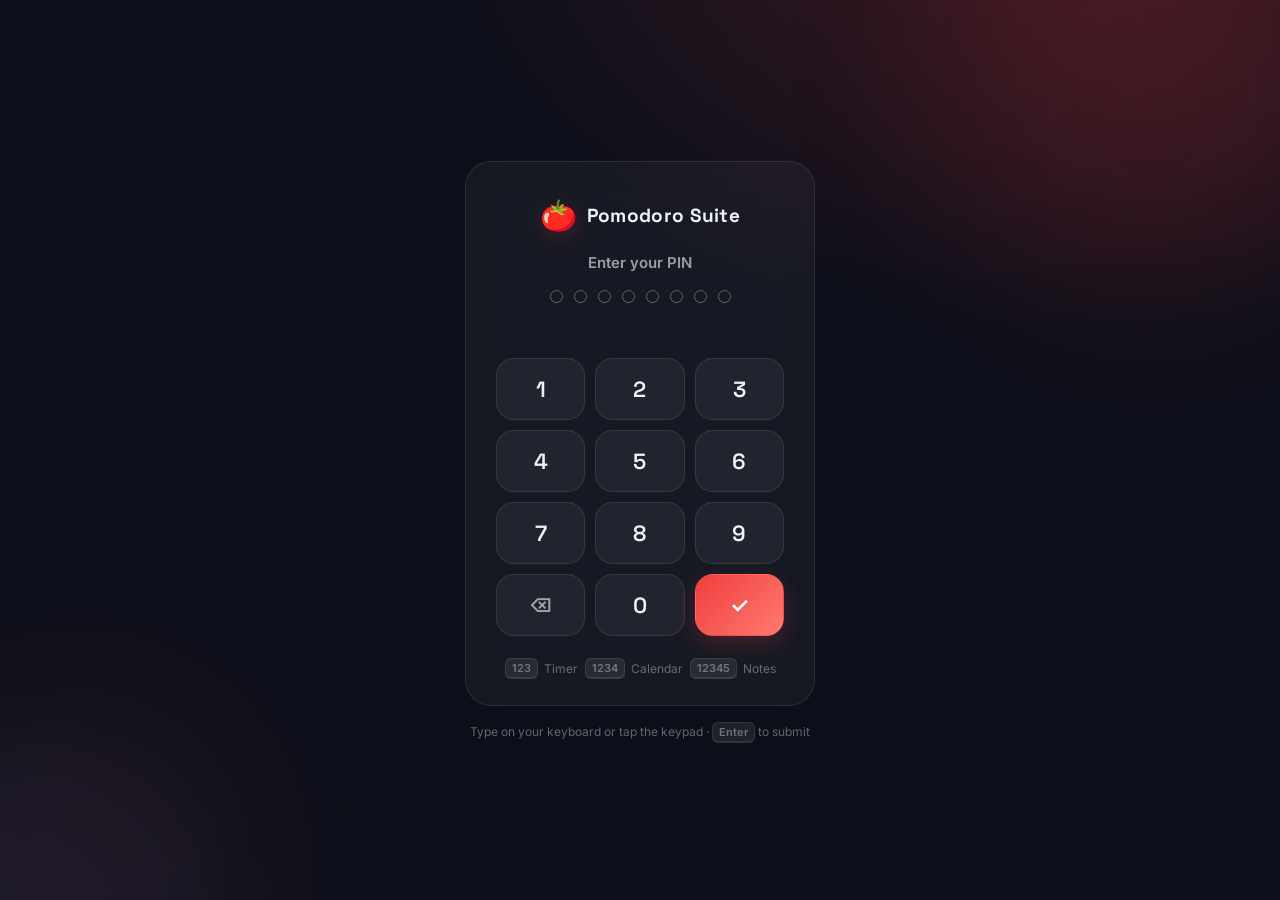
<file: index.html>
<!doctype html>
<html lang="en">
<head>
  <meta charset="utf-8" />
  <meta name="viewport" content="width=device-width, initial-scale=1" />
  <meta name="description" content="Enter your PIN to unlock the Pomodoro suite." />
  <title>Pomodoro — Unlock</title>
  <link id="favicon" rel="icon" href="data:image/svg+xml,<svg xmlns='http://www.w3.org/2000/svg' viewBox='0 0 100 100'><text y='.9em' font-size='90'>🔒</text></svg>" />
  <link rel="preconnect" href="https://fonts.googleapis.com" />
  <link rel="preconnect" href="https://fonts.gstatic.com" crossorigin />
  <link href="https://fonts.googleapis.com/css2?family=Inter:wght@400;500;600;700&family=Space+Grotesk:wght@400;500;600;700&display=swap" rel="stylesheet" />
  <link rel="stylesheet" href="styles.css" />
</head>
<body data-page="lock" data-mode="focus">
  <div class="bg-glow bg-glow-a" aria-hidden="true"></div>
  <div class="bg-glow bg-glow-b" aria-hidden="true"></div>

  <div class="lock-wrap">
    <div class="lock-card">
      <div class="lock-brand">
        <span class="brand-mark" aria-hidden="true">🍅</span>
        <span class="brand-name">Pomodoro Suite</span>
      </div>
      <h1 class="lock-title">Enter your PIN</h1>

      <div class="pin-dots" id="pinDots" aria-label="PIN entry">
        <span class="pdot"></span><span class="pdot"></span><span class="pdot"></span>
        <span class="pdot"></span><span class="pdot"></span><span class="pdot"></span>
        <span class="pdot"></span><span class="pdot"></span>
      </div>
      <p class="lock-err" id="lockErr" role="alert"></p>

      <div class="keypad" aria-label="PIN keypad">
        <button class="key" data-key="1">1</button>
        <button class="key" data-key="2">2</button>
        <button class="key" data-key="3">3</button>
        <button class="key" data-key="4">4</button>
        <button class="key" data-key="5">5</button>
        <button class="key" data-key="6">6</button>
        <button class="key" data-key="7">7</button>
        <button class="key" data-key="8">8</button>
        <button class="key" data-key="9">9</button>
        <button class="key key-fn" data-key="back" aria-label="Delete digit">⌫</button>
        <button class="key" data-key="0">0</button>
        <button class="key key-go" data-key="go" aria-label="Enter">✓</button>
      </div>

      <div class="lock-hints">
        <span class="hint"><kbd>123</kbd> Timer</span>
        <span class="hint"><kbd>1234</kbd> Calendar</span>
        <span class="hint"><kbd>12345</kbd> Notes</span>
      </div>
    </div>
    <p class="lock-foot">Type on your keyboard or tap the keypad · <kbd>Enter</kbd> to submit</p>
  </div>

  <script src="auth.js"></script>
</body>
</html>
</file>
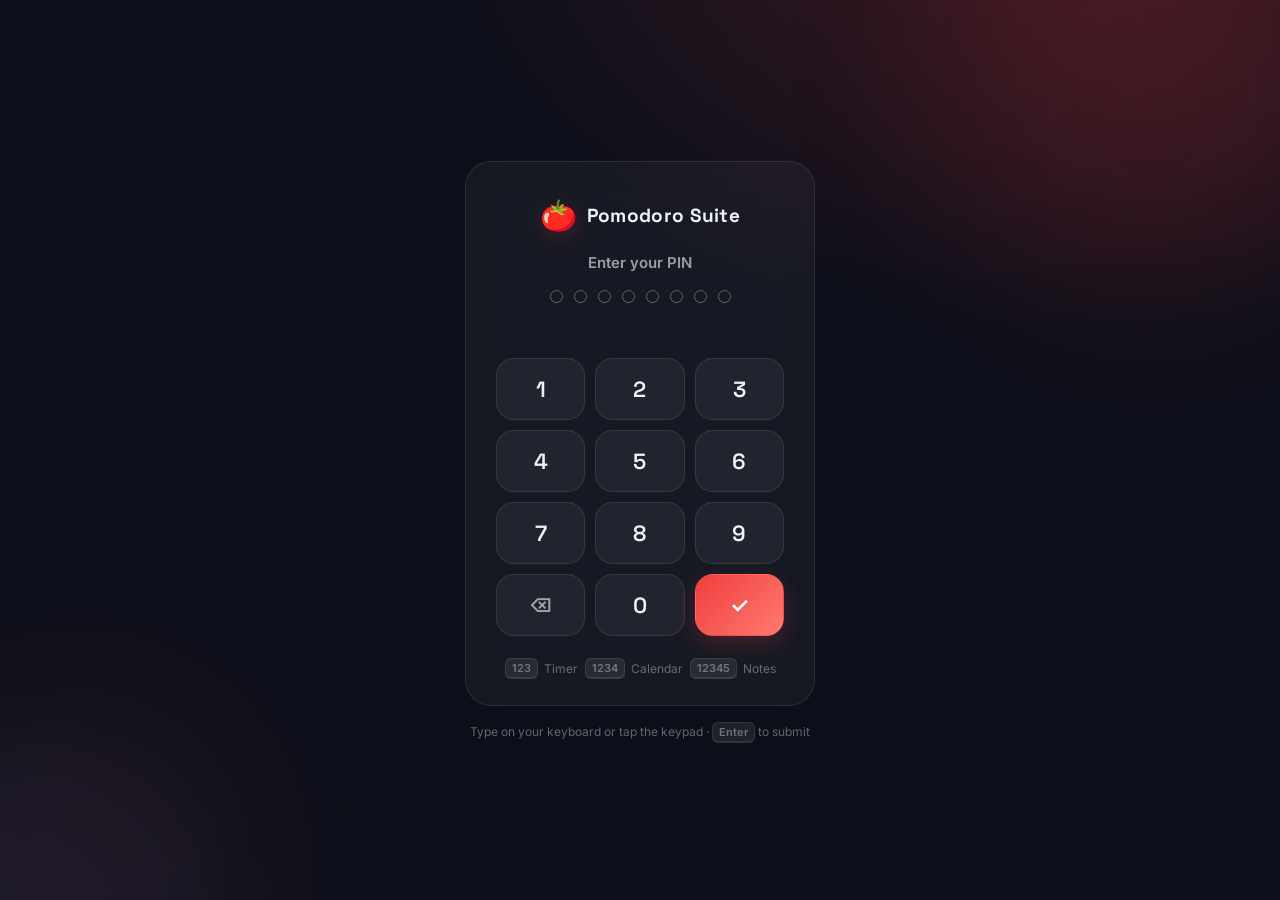
<file: calendar.html>
<!doctype html>
<html lang="en">
<head>
  <meta charset="utf-8" />
  <meta name="viewport" content="width=device-width, initial-scale=1" />
  <meta name="description" content="Month calendar with events and pomodoro history." />
  <title>Pomodoro — Calendar</title>
  <link id="favicon" rel="icon" href="data:image/svg+xml,<svg xmlns='http://www.w3.org/2000/svg' viewBox='0 0 100 100'><text y='.9em' font-size='90'>📅</text></svg>" />
  <link rel="preconnect" href="https://fonts.googleapis.com" />
  <link rel="preconnect" href="https://fonts.gstatic.com" crossorigin />
  <link href="https://fonts.googleapis.com/css2?family=Inter:wght@400;500;600;700&family=Space+Grotesk:wght@400;500;600;700&display=swap" rel="stylesheet" />
  <link rel="stylesheet" href="styles.css" />
</head>
<body data-page="calendar">
  <div class="bg-glow bg-glow-a" aria-hidden="true"></div>
  <div class="bg-glow bg-glow-b" aria-hidden="true"></div>

  <main class="app app-wide">
    <header class="topbar">
      <div class="brand">
        <span class="brand-mark" aria-hidden="true">🍅</span>
        <span class="brand-name">Pomodoro</span>
      </div>
      <nav class="page-nav" aria-label="Pages">
        <a class="nav-link" href="timer.html" title="Timer"><span class="nav-ico">⏱</span><span class="nav-txt">Timer</span></a>
        <a class="nav-link" href="notes.html" title="Notes"><span class="nav-ico">📝</span><span class="nav-txt">Notes</span></a>
        <a class="nav-link active" href="calendar.html" title="Calendar"><span class="nav-ico">📅</span><span class="nav-txt">Calendar</span></a>
      </nav>
      <div class="top-actions">
        <button class="icon-btn lock-btn" data-lock title="Lock (L)" aria-label="Lock">
          <svg class="icon" viewBox="0 0 24 24"><rect x="5" y="11" width="14" height="9" rx="2"/><path d="M8 11V7a4 4 0 0 1 8 0v4"/></svg>
        </button>
      </div>
    </header>

    <div class="cal-layout">
      <section class="card cal-card">
        <header class="cal-head">
          <h2 id="calTitle" class="cal-title">—</h2>
          <div class="cal-nav">
            <button class="btn-ghost cal-nav-btn" id="todayBtn" title="Go to today">Today</button>
            <button class="icon-btn" id="prevBtn" aria-label="Previous month">
              <svg class="icon" viewBox="0 0 24 24"><path d="m15 5-7 7 7 7"/></svg>
            </button>
            <button class="icon-btn" id="nextBtn" aria-label="Next month">
              <svg class="icon" viewBox="0 0 24 24"><path d="m9 5 7 7-7 7"/></svg>
            </button>
          </div>
        </header>
        <div class="cal-week" aria-hidden="true">
          <span>Sun</span><span>Mon</span><span>Tue</span><span>Wed</span><span>Thu</span><span>Fri</span><span>Sat</span>
        </div>
        <div class="cal-grid" id="calGrid"></div>
        <p class="cal-legend">Shading shows pomodoros completed · 🍅 n = sessions that day</p>
      </section>

      <aside class="cal-side">
        <div class="card day-card">
          <h3 id="dayTitle">—</h3>
          <p class="day-stats" id="dayStats"></p>
          <form class="event-form" id="eventForm">
            <input id="eventTitle" type="text" maxlength="80" placeholder="Add an event…" autocomplete="off" />
            <div class="event-row">
              <input id="eventTime" type="time" aria-label="Event time" />
              <button type="submit" class="btn-primary btn-small">Add</button>
            </div>
          </form>
          <ul class="event-list" id="eventList"></ul>
          <p class="empty-note" id="dayEmpty" hidden>No events this day.</p>
        </div>

        <div class="card upcoming-card">
          <h3>Upcoming</h3>
          <ul class="upcoming-list" id="upcomingList"></ul>
          <p class="empty-note" id="upcomingEmpty" hidden>Nothing planned ahead.</p>
        </div>
      </aside>
    </div>
  </main>

  <div class="toast" id="toast" role="status"></div>

  <script src="auth.js"></script>
  <script src="calendar.js"></script>
</body>
</html>
</file>
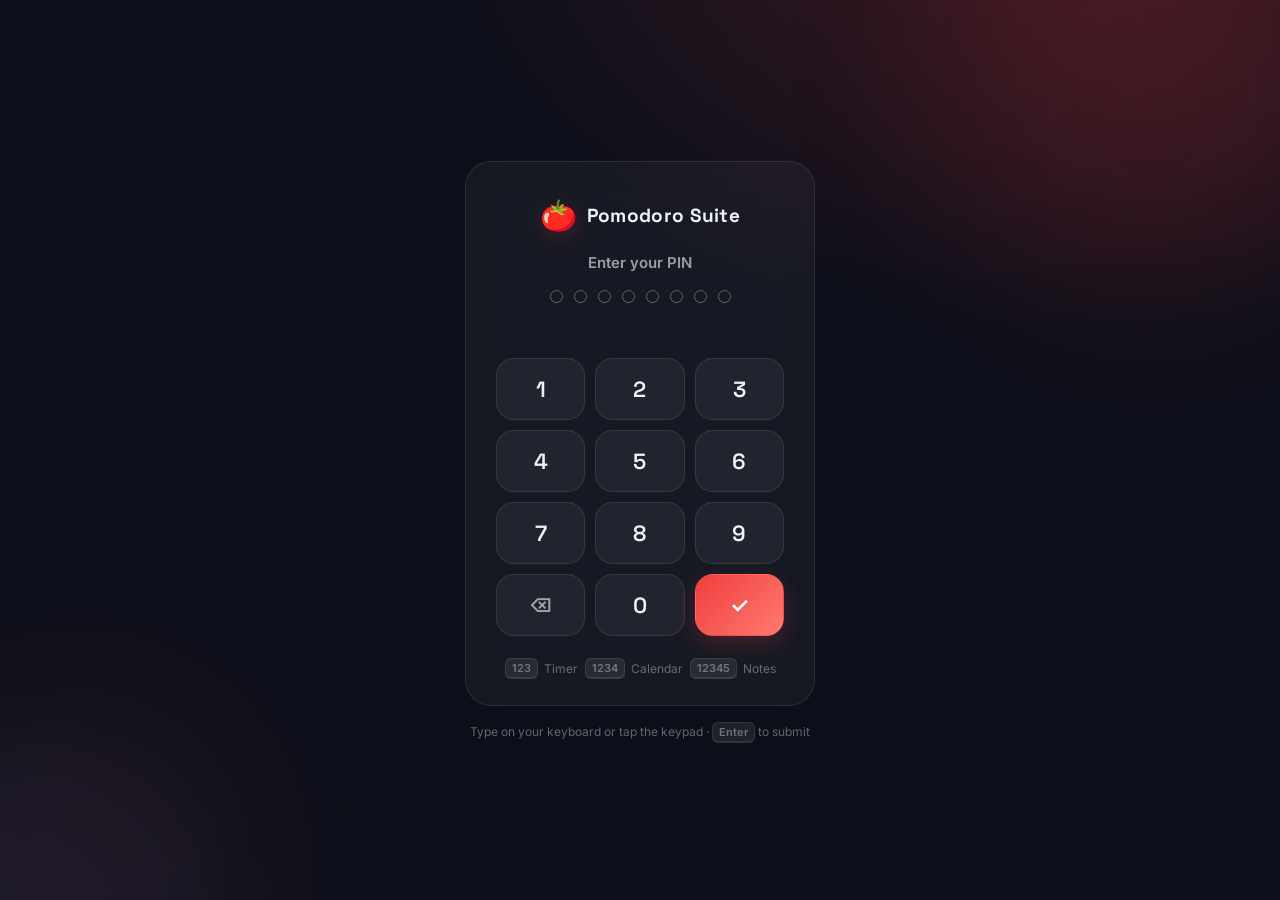
<file: notes.html>
<!doctype html>
<html lang="en">
<head>
  <meta charset="utf-8" />
  <meta name="viewport" content="width=device-width, initial-scale=1" />
  <meta name="description" content="Colorful rich-text notes with images, checklists, export and backup." />
  <title>Pomodoro — Notes</title>
  <link id="favicon" rel="icon" href="data:image/svg+xml,<svg xmlns='http://www.w3.org/2000/svg' viewBox='0 0 100 100'><text y='.9em' font-size='90'>📝</text></svg>" />
  <link rel="preconnect" href="https://fonts.googleapis.com" />
  <link rel="preconnect" href="https://fonts.gstatic.com" crossorigin />
  <link href="https://fonts.googleapis.com/css2?family=Inter:wght@400;500;600;700&family=Space+Grotesk:wght@400;500;600;700&display=swap" rel="stylesheet" />
  <link rel="stylesheet" href="styles.css" />
</head>
<body data-page="notes">
  <div class="bg-glow bg-glow-a" aria-hidden="true"></div>
  <div class="bg-glow bg-glow-b" aria-hidden="true"></div>

  <main class="app app-wide">
    <header class="topbar">
      <div class="brand">
        <span class="brand-mark" aria-hidden="true">🍅</span>
        <span class="brand-name">Pomodoro</span>
      </div>
      <nav class="page-nav" aria-label="Pages">
        <a class="nav-link" href="timer.html" title="Timer"><span class="nav-ico">⏱</span><span class="nav-txt">Timer</span></a>
        <a class="nav-link active" href="notes.html" title="Notes"><span class="nav-ico">📝</span><span class="nav-txt">Notes</span></a>
        <a class="nav-link" href="calendar.html" title="Calendar"><span class="nav-ico">📅</span><span class="nav-txt">Calendar</span></a>
      </nav>
      <div class="top-actions">
        <button class="icon-btn lock-btn" data-lock title="Lock (L)" aria-label="Lock">
          <svg class="icon" viewBox="0 0 24 24"><rect x="5" y="11" width="14" height="9" rx="2"/><path d="M8 11V7a4 4 0 0 1 8 0v4"/></svg>
        </button>
      </div>
    </header>

    <div class="notes-layout">
      <!-- sidebar: list -->
      <aside class="card notes-side">
        <div class="side-head">
          <h2>Notes <span class="count-badge" id="noteCount">0</span></h2>
          <div class="side-actions">
            <button class="icon-btn" id="importBtn" title="Import backup (.json)" aria-label="Import backup">
              <svg class="icon" viewBox="0 0 24 24"><path d="M12 3v12"/><path d="m7 10 5 5 5-5"/><path d="M5 21h14"/></svg>
            </button>
            <button class="icon-btn" id="backupBtn" title="Export all notes (.json backup)" aria-label="Export backup">
              <svg class="icon" viewBox="0 0 24 24"><path d="M12 15V3"/><path d="m7 8 5-5 5 5"/><path d="M5 21h14"/></svg>
            </button>
            <button class="icon-btn add-note-btn" id="newBtn" title="New note" aria-label="New note">
              <svg class="icon" viewBox="0 0 24 24"><line x1="12" y1="5" x2="12" y2="19"/><line x1="5" y1="12" x2="19" y2="12"/></svg>
            </button>
          </div>
        </div>
        <input id="searchInput" class="search-input" type="search" placeholder="Search notes…" autocomplete="off" />
        <ul class="note-list" id="noteList"></ul>
        <p class="empty-note" id="notesEmpty">No notes yet — create your first one ✍️</p>
      </aside>

      <!-- editor -->
      <section class="card note-editor" id="editorWrap" hidden>
        <div class="editor-top">
          <input id="noteTitle" type="text" maxlength="120" placeholder="Title" autocomplete="off" />
          <div class="editor-actions">
            <button class="icon-btn" id="pinBtn" title="Pin to top" aria-label="Pin note">
              <svg class="icon" viewBox="0 0 24 24"><path d="M9 4h6"/><path d="M10 4v6l-4 5h12l-4-5V4"/><line x1="12" y1="15" x2="12" y2="21"/></svg>
            </button>
            <button class="icon-btn" id="exportHtmlBtn" title="Export note (.html with images)" aria-label="Export note as HTML">
              <svg class="icon" viewBox="0 0 24 24"><path d="M12 15V3"/><path d="m7 8 5-5 5 5"/><path d="M5 21h14"/></svg>
            </button>
            <button class="icon-btn" id="deleteBtn" title="Delete note" aria-label="Delete note">
              <svg class="icon" viewBox="0 0 24 24"><path d="M4 7h16"/><path d="M9 7V4h6v3"/><path d="M6 7l1 13h10l1-13"/><line x1="10" y1="11" x2="10" y2="17"/><line x1="14" y1="11" x2="14" y2="17"/></svg>
            </button>
          </div>
        </div>

        <div class="swatches" id="swatches" aria-label="Note colour"></div>

        <div class="toolbar" id="toolbar" role="toolbar" aria-label="Formatting">
          <button class="tb-btn" data-cmd="bold" title="Bold (Ctrl+B)"><b>B</b></button>
          <button class="tb-btn" data-cmd="italic" title="Italic (Ctrl+I)"><i>I</i></button>
          <button class="tb-btn" data-cmd="underline" title="Underline (Ctrl+U)"><u>U</u></button>
          <button class="tb-btn" data-cmd="strikeThrough" title="Strikethrough"><s>S</s></button>
          <span class="tb-sep"></span>
          <button class="tb-btn tb-h" data-block="H1" title="Heading 1">H1</button>
          <button class="tb-btn tb-h" data-block="H2" title="Heading 2">H2</button>
          <button class="tb-btn tb-h" data-block="H3" title="Heading 3">H3</button>
          <button class="tb-btn tb-h" data-block="P" title="Paragraph">¶</button>
          <span class="tb-sep"></span>
          <button class="tb-btn" data-cmd="insertUnorderedList" title="Bullet list">• List</button>
          <button class="tb-btn" data-cmd="insertOrderedList" title="Numbered list">1. List</button>
          <button class="tb-btn" id="checklistBtn" title="Checklist">☑ Check</button>
          <span class="tb-sep"></span>
          <button class="tb-btn tb-mark" data-cmd="hiliteColor" data-value="#ffd43b" title="Highlight">Mark</button>
          <button class="tb-btn" id="clearFmtBtn" title="Clear formatting">⨯ Clear</button>
          <span class="tb-sep"></span>
          <button class="tb-btn tb-img" id="imageBtn" title="Insert image">
            <svg class="icon" viewBox="0 0 24 24"><rect x="3" y="5" width="18" height="14" rx="2"/><circle cx="9" cy="10" r="1.6"/><path d="m21 15-4.5-4.5L7 20"/></svg>
            Image
          </button>
        </div>

        <div class="note-surface c0" id="noteEditor" contenteditable="true" data-ph="Start writing… use the toolbar, drop or paste images anywhere."></div>

        <div class="editor-foot">
          <span id="counts">0 words · 0 chars</span>
          <span id="saveState" class="save-state"></span>
        </div>
      </section>

      <section class="card note-empty" id="emptyEditor">
        <div class="note-empty-emoji">✍️</div>
        <p>Select a note from the list,<br/>or create a new one.</p>
        <button class="btn-primary btn-small" id="emptyNewBtn">New note</button>
      </section>
    </div>
  </main>

  <input type="file" id="imgInput" accept="image/*" multiple hidden />
  <input type="file" id="importInput" accept=".json,application/json" hidden />

  <div class="img-bar" id="imgBar" hidden>
    <button id="imgDownload" title="Download this image">⬇ Save</button>
    <button id="imgRemove" title="Remove from note">🗑 Remove</button>
    <button id="imgClose" title="Close">✕</button>
  </div>

  <div class="toast" id="toast" role="status"></div>

  <script src="auth.js"></script>
  <script src="notes.js"></script>
</body>
</html>
</file>
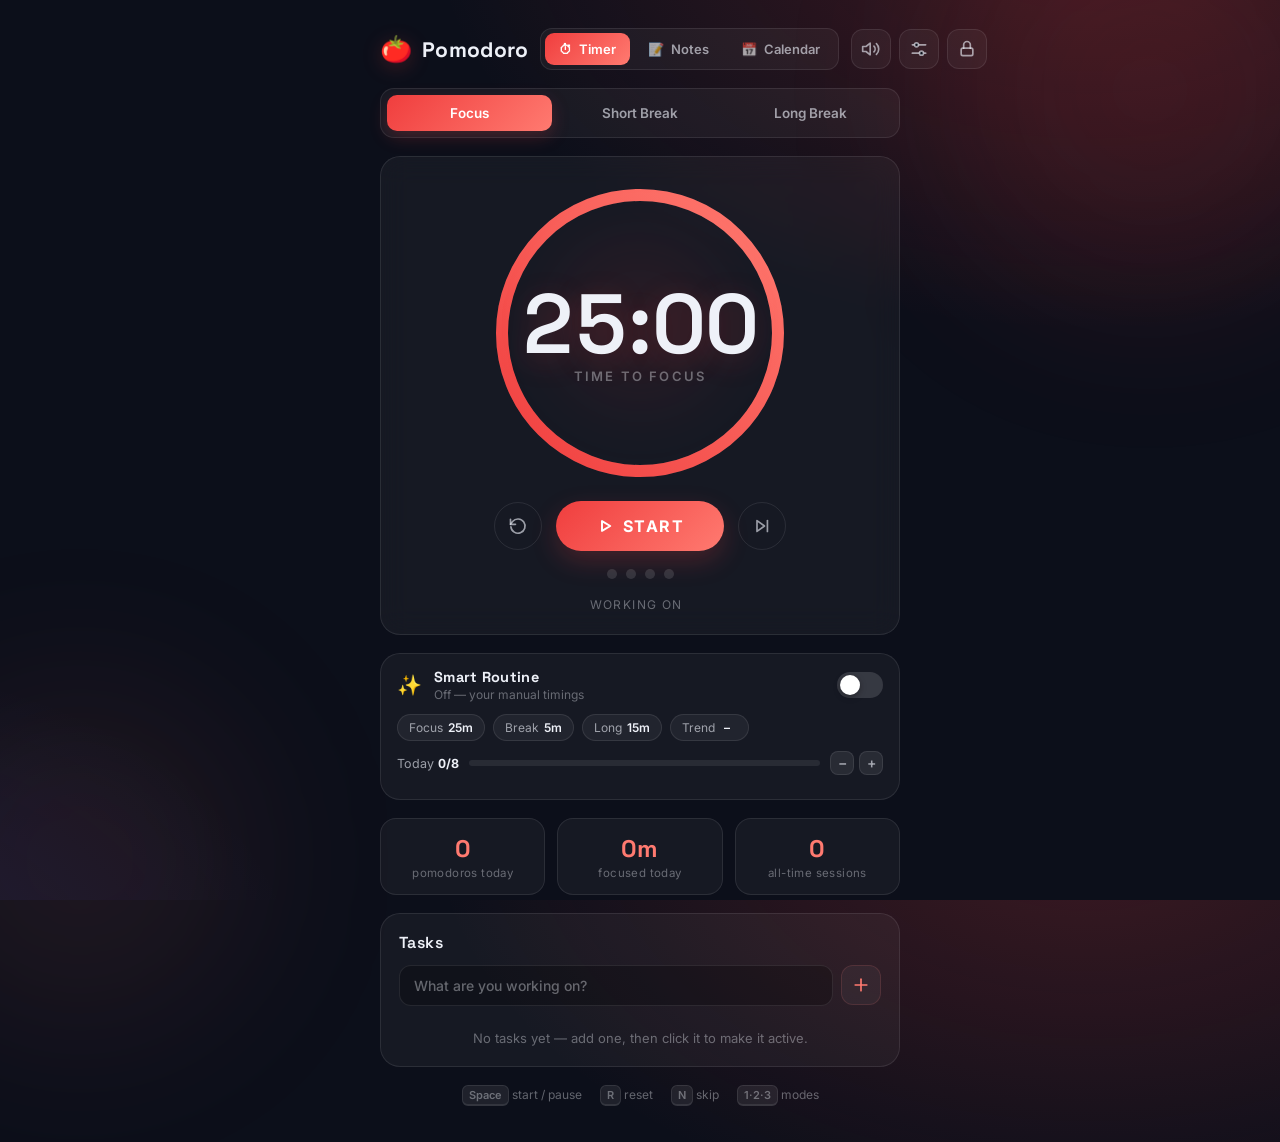
<file: timer.html>
<!doctype html>
<html lang="en">
<head>
  <meta charset="utf-8" />
  <meta name="viewport" content="width=device-width, initial-scale=1" />
  <meta name="description" content="A beautiful Pomodoro focus timer with tasks, stats and notifications." />
  <title>Pomodoro — Focus Timer</title>
  <link id="favicon" rel="icon" href="data:image/svg+xml,<svg xmlns='http://www.w3.org/2000/svg' viewBox='0 0 100 100'><text y='.9em' font-size='90'>🍅</text></svg>" />
  <link rel="preconnect" href="https://fonts.googleapis.com" />
  <link rel="preconnect" href="https://fonts.gstatic.com" crossorigin />
  <link href="https://fonts.googleapis.com/css2?family=Inter:wght@400;500;600;700&family=Space+Grotesk:wght@400;500;600;700&display=swap" rel="stylesheet" />
  <link rel="stylesheet" href="styles.css" />
</head>
<body data-mode="focus">
  <div class="bg-glow bg-glow-a" aria-hidden="true"></div>
  <div class="bg-glow bg-glow-b" aria-hidden="true"></div>

  <main class="app">
    <header class="topbar">
      <div class="brand">
        <span class="brand-mark" aria-hidden="true">🍅</span>
        <span class="brand-name">Pomodoro</span>
      </div>
      <nav class="page-nav" aria-label="Pages">
        <a class="nav-link active" href="timer.html" title="Timer"><span class="nav-ico">⏱</span><span class="nav-txt">Timer</span></a>
        <a class="nav-link" href="notes.html" title="Notes"><span class="nav-ico">📝</span><span class="nav-txt">Notes</span></a>
        <a class="nav-link" href="calendar.html" title="Calendar"><span class="nav-ico">📅</span><span class="nav-txt">Calendar</span></a>
      </nav>
      <div class="top-actions">
        <button class="icon-btn" id="soundBtn" title="Mute / unmute (M)" aria-label="Mute or unmute">
          <svg class="icon" id="soundIcon" viewBox="0 0 24 24"><path d="M11 5 6 9H2v6h4l5 4V5z"/><path class="wave" d="M15.5 8.5a5 5 0 0 1 0 7"/><path class="wave" d="M18.5 5.5a9 9 0 0 1 0 13"/><line class="mute-x" x1="16" y1="9" x2="22" y2="15"/><line class="mute-x" x1="22" y1="9" x2="16" y2="15"/></svg>
        </button>
        <button class="icon-btn" id="settingsBtn" title="Settings" aria-label="Open settings">
          <svg class="icon" viewBox="0 0 24 24"><line x1="4" y1="7" x2="20" y2="7"/><circle cx="9" cy="7" r="2.4" class="knob"/><line x1="4" y1="17" x2="20" y2="17"/><circle cx="15" cy="17" r="2.4" class="knob"/></svg>
        </button>
        <button class="icon-btn lock-btn" data-lock title="Lock (L)" aria-label="Lock">
          <svg class="icon" viewBox="0 0 24 24"><rect x="5" y="11" width="14" height="9" rx="2"/><path d="M8 11V7a4 4 0 0 1 8 0v4"/></svg>
        </button>
      </div>
    </header>

    <nav class="modes" role="tablist" aria-label="Timer mode">
      <button class="mode-btn" role="tab" data-mode="focus">Focus</button>
      <button class="mode-btn" role="tab" data-mode="short">Short Break</button>
      <button class="mode-btn" role="tab" data-mode="long">Long Break</button>
    </nav>

    <section class="timer-card" id="timerCard">
      <div class="ring-wrap">
        <div class="ring-glow" aria-hidden="true"></div>
        <svg class="ring" viewBox="0 0 300 300" aria-hidden="true">
          <defs>
            <linearGradient id="ringGrad" x1="0%" y1="0%" x2="100%" y2="100%">
              <stop offset="0%" class="stop-a" />
              <stop offset="100%" class="stop-b" />
            </linearGradient>
          </defs>
          <circle class="ring-track" cx="150" cy="150" r="138" />
          <circle class="ring-progress" id="ringProgress" cx="150" cy="150" r="138" />
        </svg>
        <div class="timer-face">
          <div class="time" id="timeDisplay" role="timer" aria-live="off">25:00</div>
          <div class="phase" id="phaseLabel">Time to focus</div>
        </div>
      </div>

      <div class="controls">
        <button class="btn-ghost" id="resetBtn" title="Reset (R)" aria-label="Reset timer">
          <svg class="icon" viewBox="0 0 24 24"><path d="M3 4v6h6"/><path d="M3.5 13a8.5 8.5 0 1 0 2-6.4L3 10"/></svg>
        </button>
        <button class="btn-primary" id="startBtn">
          <svg class="icon icon-play" viewBox="0 0 24 24"><path d="M8 5.5v13l11-6.5z"/></svg>
          <svg class="icon icon-pause" viewBox="0 0 24 24"><line x1="9" y1="5.5" x2="9" y2="18.5"/><line x1="15" y1="5.5" x2="15" y2="18.5"/></svg>
          <span id="startLabel">Start</span>
        </button>
        <button class="btn-ghost" id="skipBtn" title="Skip (N)" aria-label="Skip to next phase">
          <svg class="icon" viewBox="0 0 24 24"><path d="M6 5.5v13l9-6.5z"/><line x1="18.5" y1="5.5" x2="18.5" y2="18.5"/></svg>
        </button>
      </div>

      <div class="cycle" id="cycleDots" aria-label="Pomodoros until long break"></div>
      <div class="active-task" id="activeTask" hidden>
        <span class="at-label">Working on</span>
        <span class="at-name" id="activeTaskName"></span>
      </div>
    </section>

    <section class="coach-card" id="coachCard" data-on="false">
      <div class="coach-head">
        <span class="coach-spark" aria-hidden="true">✨</span>
        <div class="coach-title-wrap">
          <span class="coach-title">Smart Routine</span>
          <span class="coach-sub" id="coachSub">Off — your manual timings</span>
        </div>
        <button class="ai-switch" id="aiToggle" role="switch" aria-checked="false" title="Toggle Smart Routine" aria-label="Toggle Smart Routine"><i></i></button>
      </div>
      <div class="coach-body" id="coachBody" hidden>
        <div class="coach-chips">
          <span class="chip">Focus <b id="aiFocus">25m</b></span>
          <span class="chip">Break <b id="aiShort">5m</b></span>
          <span class="chip">Long <b id="aiLong">15m</b></span>
          <span class="chip chip-trend">Trend <b id="aiTrend">–</b><span class="trend-dots" id="aiTrendDots"></span></span>
        </div>
        <div class="goal-line">
          <span class="goal-label">Today <b id="aiGoalVal">0/8</b></span>
          <div class="goal-bar"><i id="aiGoalFill"></i></div>
          <span class="goal-stepper">
            <button id="goalMinus" class="mini-btn" aria-label="Decrease daily goal">−</button>
            <button id="goalPlus" class="mini-btn" aria-label="Increase daily goal">+</button>
          </span>
        </div>
        <p class="coach-note" id="aiNote"></p>
      </div>
    </section>

    <section class="stats-row" aria-label="Statistics">
      <div class="stat">
        <div class="stat-value" id="statToday">0</div>
        <div class="stat-label">pomodoros today</div>
      </div>
      <div class="stat">
        <div class="stat-value" id="statFocus">0m</div>
        <div class="stat-label">focused today</div>
      </div>
      <div class="stat">
        <div class="stat-value" id="statTotal">0</div>
        <div class="stat-label">all-time sessions</div>
      </div>
    </section>

    <section class="tasks-card">
      <header class="tasks-head">
        <h2>Tasks</h2>
        <button class="text-btn" id="clearDoneBtn" hidden>Clear finished</button>
      </header>
      <form class="task-form" id="taskForm">
        <input id="taskInput" type="text" maxlength="120" placeholder="What are you working on?" autocomplete="off" />
        <button type="submit" class="icon-btn add-btn" aria-label="Add task">
          <svg class="icon" viewBox="0 0 24 24"><line x1="12" y1="5" x2="12" y2="19"/><line x1="5" y1="12" x2="19" y2="12"/></svg>
        </button>
      </form>
      <ul class="task-list" id="taskList"></ul>
      <p class="empty-note" id="emptyNote">No tasks yet — add one, then click it to make it active.</p>
    </section>

    <footer class="foot">
      <span><kbd>Space</kbd> start / pause</span>
      <span><kbd>R</kbd> reset</span>
      <span><kbd>N</kbd> skip</span>
      <span><kbd>1·2·3</kbd> modes</span>
    </footer>
  </main>

  <!-- Settings modal -->
  <div class="overlay" id="settingsOverlay" hidden>
    <div class="modal" role="dialog" aria-modal="true" aria-labelledby="settingsTitle">
      <header class="modal-head">
        <h2 id="settingsTitle">Settings</h2>
        <button class="icon-btn" id="settingsClose" aria-label="Close settings">
          <svg class="icon" viewBox="0 0 24 24"><line x1="6" y1="6" x2="18" y2="18"/><line x1="18" y1="6" x2="6" y2="18"/></svg>
        </button>
      </header>

      <div class="modal-body">
        <h3 class="group-title">Timer (minutes)</h3>
        <div class="field-row">
          <label class="field">
            <span>Focus</span>
            <input type="number" id="setFocus" min="1" max="180" step="1" />
          </label>
          <label class="field">
            <span>Short break</span>
            <input type="number" id="setShort" min="1" max="60" step="1" />
          </label>
          <label class="field">
            <span>Long break</span>
            <input type="number" id="setLong" min="1" max="90" step="1" />
          </label>
        </div>
        <label class="field field-inline">
          <span>Long break every</span>
          <input type="number" id="setInterval" min="1" max="8" step="1" />
          <span class="suffix">pomodoros</span>
        </label>

        <h3 class="group-title">Automation</h3>
        <label class="switch-row">
          <span>Auto-start breaks</span>
          <span class="switch"><input type="checkbox" id="setAutoBreak" /><i></i></span>
        </label>
        <label class="switch-row">
          <span>Auto-start pomodoros</span>
          <span class="switch"><input type="checkbox" id="setAutoFocus" /><i></i></span>
        </label>

        <h3 class="group-title">Sound &amp; notifications</h3>
        <div class="field-row">
          <label class="field field-grow">
            <span>Volume</span>
            <div class="vol-line">
              <input type="range" id="setVolume" min="0" max="100" step="1" />
              <button type="button" class="text-btn" id="testSoundBtn">Test</button>
            </div>
          </label>
        </div>
        <label class="switch-row">
          <span>Desktop notifications</span>
          <span class="switch"><input type="checkbox" id="setNotify" /><i></i></span>
        </label>
      </div>

      <footer class="modal-foot">
        <button class="btn-primary btn-small" id="settingsSave">Save</button>
      </footer>
    </div>
  </div>

  <div class="toast" id="toast" role="status"></div>

  <script src="app.js"></script>
</body>
</html>
</file>
<file: styles.css>
/* ================= Pomodoro — styles ================= */

* { box-sizing: border-box; }

:root {
  --bg: #0c0f1a;
  --surface: rgba(255, 255, 255, 0.045);
  --surface-strong: rgba(255, 255, 255, 0.08);
  --border: rgba(255, 255, 255, 0.09);
  --text: #eef1f8;
  --text-dim: rgba(238, 241, 248, 0.62);
  --text-faint: rgba(238, 241, 248, 0.38);
  --radius: 20px;
  --font-ui: "Inter", system-ui, -apple-system, "Segoe UI", sans-serif;
  --font-display: "Space Grotesk", "Inter", system-ui, sans-serif;
}

body[data-mode="focus"] {
  --accent: #ff7a70;
  --accent-2: #f03e3e;
  --accent-soft: rgba(255, 122, 112, 0.14);
  --glow: rgba(240, 62, 62, 0.22);
}
body[data-mode="short"] {
  --accent: #3fdcb4;
  --accent-2: #0ca678;
  --accent-soft: rgba(63, 220, 180, 0.14);
  --glow: rgba(12, 166, 120, 0.2);
}
body[data-mode="long"] {
  --accent: #8ea2ff;
  --accent-2: #4c6ef5;
  --accent-soft: rgba(142, 162, 255, 0.14);
  --glow: rgba(76, 110, 245, 0.22);
}

html, body { height: 100%; }

body {
  margin: 0;
  font-family: var(--font-ui);
  color: var(--text);
  background:
    radial-gradient(1100px 700px at 85% -10%, var(--glow), transparent 60%),
    radial-gradient(900px 600px at -15% 110%, rgba(94, 92, 230, 0.14), transparent 55%),
    var(--bg);
  min-height: 100vh;
  transition: background 0.6s ease;
  -webkit-font-smoothing: antialiased;
}

.bg-glow {
  position: fixed;
  border-radius: 50%;
  filter: blur(90px);
  opacity: 0.55;
  pointer-events: none;
  z-index: 0;
  transition: background 0.8s ease;
}
.bg-glow-a { width: 420px; height: 420px; top: -120px; right: -80px; background: var(--glow); }
.bg-glow-b { width: 360px; height: 360px; bottom: -140px; left: -100px; background: var(--accent-soft); }

.app {
  position: relative;
  z-index: 1;
  max-width: 560px;
  margin: 0 auto;
  padding: 28px 20px 40px;
  display: flex;
  flex-direction: column;
  gap: 18px;
}

/* ---------- top bar ---------- */
.topbar { display: flex; align-items: center; justify-content: space-between; }

.brand { display: flex; align-items: center; gap: 10px; font-family: var(--font-display); }
.brand-mark { font-size: 26px; filter: drop-shadow(0 4px 10px var(--glow)); }
.brand-name { font-size: 21px; font-weight: 700; letter-spacing: 0.3px; }

.top-actions { display: flex; gap: 8px; }

.icon-btn {
  display: inline-flex; align-items: center; justify-content: center;
  width: 40px; height: 40px; border-radius: 12px;
  background: var(--surface); border: 1px solid var(--border);
  color: var(--text-dim); cursor: pointer;
  transition: color 0.2s, background 0.2s, transform 0.15s;
}
.icon-btn:hover { color: var(--text); background: var(--surface-strong); transform: translateY(-1px); }
.icon-btn:active { transform: translateY(0) scale(0.96); }

.icon {
  width: 20px; height: 20px;
  fill: none; stroke: currentColor;
  stroke-width: 2; stroke-linecap: round; stroke-linejoin: round;
}
.icon .knob { fill: var(--bg); }

/* ---------- mode tabs ---------- */
.modes {
  display: grid; grid-template-columns: repeat(3, 1fr); gap: 6px;
  background: var(--surface); border: 1px solid var(--border);
  border-radius: 14px; padding: 6px;
}
.mode-btn {
  appearance: none; border: 0; border-radius: 10px;
  padding: 10px 6px; font: 600 13.5px var(--font-ui);
  color: var(--text-dim); background: transparent; cursor: pointer;
  transition: background 0.25s, color 0.25s, box-shadow 0.25s;
}
.mode-btn:hover { color: var(--text); }
.mode-btn.active {
  color: #fff;
  background: linear-gradient(135deg, var(--accent-2), var(--accent));
  box-shadow: 0 6px 18px var(--glow);
}

/* ---------- timer card ---------- */
.timer-card {
  background: var(--surface);
  border: 1px solid var(--border);
  border-radius: var(--radius);
  padding: 26px 22px 22px;
  display: flex; flex-direction: column; align-items: center; gap: 18px;
  -webkit-backdrop-filter: blur(14px);
  backdrop-filter: blur(14px);
}
.timer-card.pulse { animation: cardPulse 0.9s ease; }
@keyframes cardPulse {
  0% { box-shadow: 0 0 0 0 var(--glow); }
  35% { box-shadow: 0 0 0 14px transparent; }
  100% { box-shadow: 0 0 0 0 transparent; }
}

.ring-wrap { position: relative; width: min(76vw, 300px); aspect-ratio: 1; }

.ring { width: 100%; height: 100%; display: block; }
.ring-track {
  fill: none; stroke: rgba(255, 255, 255, 0.07); stroke-width: 12;
}
.ring-progress {
  fill: none; stroke: url(#ringGrad); stroke-width: 12; stroke-linecap: round;
  transform: rotate(-90deg); transform-origin: 50% 50%;
  transition: stroke-dashoffset 0.25s linear, stroke 0.4s ease;
}
.ring.no-anim .ring-progress { transition: none; }
.stop-a { stop-color: var(--accent-2); }
.stop-b { stop-color: var(--accent); }

.ring-glow {
  position: absolute; inset: 10%;
  border-radius: 50%;
  background: radial-gradient(circle at 50% 45%, var(--glow), transparent 70%);
  opacity: 0.5; filter: blur(24px);
  transition: opacity 0.6s;
}
body.running .ring-glow { opacity: 0.95; animation: breathe 3.2s ease-in-out infinite; }
@keyframes breathe { 0%, 100% { transform: scale(1); } 50% { transform: scale(1.06); } }

.timer-face {
  position: absolute; inset: 0;
  display: flex; flex-direction: column; align-items: center; justify-content: center;
  gap: 2px; user-select: none;
}
.time {
  font-family: var(--font-display);
  font-size: clamp(56px, 17vw, 84px);
  font-weight: 600;
  font-variant-numeric: tabular-nums;
  letter-spacing: 1px;
  line-height: 1;
  text-shadow: 0 6px 30px var(--glow);
}
.phase { font-size: 13px; font-weight: 600; letter-spacing: 2.2px; text-transform: uppercase; color: var(--text-faint); }

/* ---------- controls ---------- */
.controls { display: flex; align-items: center; gap: 14px; }

.btn-primary {
  appearance: none; border: 0; cursor: pointer;
  display: inline-flex; align-items: center; gap: 9px;
  min-width: 168px; justify-content: center;
  padding: 15px 30px; border-radius: 999px;
  font: 700 16px var(--font-ui); letter-spacing: 1.5px; text-transform: uppercase;
  color: #fff;
  background: linear-gradient(135deg, var(--accent-2), var(--accent));
  box-shadow: 0 10px 26px var(--glow);
  transition: transform 0.15s, box-shadow 0.25s, background 0.4s;
}
.btn-primary:hover { transform: translateY(-2px); box-shadow: 0 14px 32px var(--glow); }
.btn-primary:active { transform: translateY(0) scale(0.97); }
.btn-primary .icon { width: 18px; height: 18px; stroke-width: 2.6; }
.btn-primary .icon-pause { display: none; }
body.running .btn-primary .icon-play { display: none; }
body.running .btn-primary .icon-pause { display: block; }

.btn-ghost {
  display: inline-flex; align-items: center; justify-content: center;
  width: 48px; height: 48px; border-radius: 50%;
  background: transparent; border: 1px solid var(--border);
  color: var(--text-dim); cursor: pointer;
  transition: color 0.2s, border-color 0.2s, background 0.2s, transform 0.15s;
}
.btn-ghost:hover { color: var(--text); border-color: rgba(255, 255, 255, 0.25); background: var(--surface-strong); }
.btn-ghost:active { transform: scale(0.92); }

/* ---------- cycle dots & active task ---------- */
.cycle { display: flex; gap: 9px; min-height: 10px; }
.dot {
  width: 10px; height: 10px; border-radius: 50%;
  background: rgba(255, 255, 255, 0.12);
  transition: background 0.3s, box-shadow 0.3s, transform 0.3s;
}
.dot.filled { background: var(--accent); box-shadow: 0 0 10px var(--glow); transform: scale(1.08); }

.active-task {
  display: flex; align-items: baseline; gap: 8px;
  max-width: 100%;
  font-size: 14px; color: var(--text-dim);
}
.at-label { color: var(--text-faint); font-size: 12px; text-transform: uppercase; letter-spacing: 1.4px; flex-shrink: 0; }
.at-name { font-weight: 600; color: var(--text); overflow: hidden; text-overflow: ellipsis; white-space: nowrap; }

/* ---------- smart routine (AI coach) ---------- */
.coach-card {
  background: var(--surface); border: 1px solid var(--border);
  border-radius: var(--radius); padding: 14px 16px;
  transition: border-color 0.3s, box-shadow 0.3s;
}
.coach-card[data-on="true"] {
  border-color: rgba(177, 151, 252, 0.45);
  box-shadow: 0 0 26px rgba(124, 58, 237, 0.16);
}
.coach-head { display: flex; align-items: center; gap: 12px; }
.coach-spark { font-size: 20px; }
.coach-title-wrap { flex: 1; display: flex; flex-direction: column; gap: 1px; min-width: 0; }
.coach-title { font: 700 14.5px var(--font-display); letter-spacing: 0.3px; }
.coach-sub { font-size: 12px; color: var(--text-faint); }

.ai-switch {
  position: relative; width: 46px; height: 26px; flex-shrink: 0;
  border: 0; border-radius: 999px; padding: 0; cursor: pointer;
  background: rgba(255, 255, 255, 0.14);
  transition: background 0.25s;
}
.ai-switch i {
  position: absolute; top: 3px; left: 3px;
  width: 20px; height: 20px; border-radius: 50%;
  background: #fff; box-shadow: 0 2px 6px rgba(0, 0, 0, 0.35);
  transition: transform 0.25s;
}
.ai-switch[aria-checked="true"] { background: #7c3aed; }
.ai-switch[aria-checked="true"] i { transform: translateX(20px); }

.coach-body { margin-top: 12px; display: flex; flex-direction: column; gap: 10px; }
.coach-chips { display: flex; flex-wrap: wrap; gap: 8px; }
.chip {
  font-size: 12px; color: var(--text-dim);
  background: rgba(255, 255, 255, 0.05); border: 1px solid var(--border);
  border-radius: 999px; padding: 5px 11px;
}
.chip b { color: var(--text); font-weight: 600; margin-left: 2px; }
.chip-trend { display: inline-flex; align-items: center; gap: 7px; }
.trend-dots { display: inline-flex; gap: 3px; }
.t-dot { width: 6px; height: 6px; border-radius: 50%; background: rgba(255, 255, 255, 0.15); }
.t-dot.ok { background: #b197fc; }
.t-dot.fail { background: rgba(255, 120, 120, 0.75); }

.goal-line { display: flex; align-items: center; gap: 10px; font-size: 12.5px; color: var(--text-dim); }
.goal-label { flex-shrink: 0; }
.goal-label b { color: var(--text); font-variant-numeric: tabular-nums; }
.goal-bar { flex: 1; height: 6px; border-radius: 999px; background: rgba(255, 255, 255, 0.08); overflow: hidden; }
.goal-bar i { display: block; height: 100%; width: 0; border-radius: 999px; background: linear-gradient(90deg, #7c3aed, #b197fc); transition: width 0.4s; }
.goal-stepper { display: inline-flex; gap: 5px; flex-shrink: 0; }
.mini-btn {
  width: 24px; height: 24px; border-radius: 8px;
  border: 1px solid var(--border); background: var(--surface-strong);
  color: var(--text-dim); cursor: pointer; font: 600 14px/1 var(--font-ui);
  display: inline-flex; align-items: center; justify-content: center;
  transition: color 0.2s, border-color 0.2s;
}
.mini-btn:hover { color: var(--text); border-color: rgba(255, 255, 255, 0.25); }
.coach-note { margin: 0; font-size: 12.5px; color: var(--text-dim); font-style: italic; }

.settings-ai-note { margin: 10px 0 0; font-size: 12px; color: var(--text-faint); }

/* ---------- stats ---------- */
.stats-row { display: grid; grid-template-columns: repeat(3, 1fr); gap: 12px; }
.stat {
  background: var(--surface); border: 1px solid var(--border);
  border-radius: 16px; padding: 14px 10px; text-align: center;
}
.stat-value { font-family: var(--font-display); font-size: 24px; font-weight: 700; color: var(--accent); transition: color 0.4s; }
.stat-label { margin-top: 2px; font-size: 11.5px; color: var(--text-faint); letter-spacing: 0.4px; }

/* ---------- tasks ---------- */
.tasks-card {
  background: var(--surface); border: 1px solid var(--border);
  border-radius: var(--radius); padding: 18px;
}
.tasks-head { display: flex; align-items: center; justify-content: space-between; margin-bottom: 12px; }
.tasks-head h2 { margin: 0; font: 600 16px var(--font-display); letter-spacing: 0.4px; }

.text-btn {
  appearance: none; background: none; border: 0; cursor: pointer;
  color: var(--text-faint); font: 600 12.5px var(--font-ui);
  padding: 4px 6px; border-radius: 8px;
  transition: color 0.2s, background 0.2s;
}
.text-btn:hover { color: var(--text); background: var(--surface-strong); }

.task-form { display: flex; gap: 8px; }
.task-form input {
  flex: 1; min-width: 0;
  background: rgba(0, 0, 0, 0.25); border: 1px solid var(--border);
  border-radius: 12px; padding: 11px 14px;
  color: var(--text); font: 500 14px var(--font-ui);
  outline: none; transition: border-color 0.2s, box-shadow 0.2s;
}
.task-form input::placeholder { color: var(--text-faint); }
.task-form input:focus { border-color: var(--accent); box-shadow: 0 0 0 3px var(--accent-soft); }

.add-btn { flex-shrink: 0; color: var(--accent); border-color: var(--accent-soft); }
.add-btn:hover { color: #fff; background: var(--accent-2); border-color: transparent; }

.task-list { list-style: none; margin: 10px 0 0; padding: 0; display: flex; flex-direction: column; gap: 6px; }

.task {
  display: flex; align-items: center; gap: 10px;
  padding: 10px 12px; border-radius: 12px;
  background: rgba(255, 255, 255, 0.03); border: 1px solid transparent;
  cursor: pointer;
  transition: border-color 0.2s, background 0.2s;
  animation: taskIn 0.25s ease;
}
@keyframes taskIn { from { opacity: 0; transform: translateY(-4px); } to { opacity: 1; transform: none; } }
.task:hover { background: rgba(255, 255, 255, 0.06); }
.task.active { border-color: var(--accent); background: var(--accent-soft); }
.task.done { opacity: 0.45; }
.task.done .task-name { text-decoration: line-through; }

.task-check {
  flex-shrink: 0; width: 22px; height: 22px; border-radius: 7px;
  border: 1.5px solid rgba(255, 255, 255, 0.25); background: transparent;
  display: inline-flex; align-items: center; justify-content: center;
  color: transparent; cursor: pointer; padding: 0;
  transition: background 0.2s, border-color 0.2s, color 0.2s;
}
.task-check svg { width: 13px; height: 13px; stroke-width: 3; }
.task.done .task-check { background: var(--accent-2); border-color: var(--accent-2); color: #fff; }

.task-name {
  flex: 1; min-width: 0;
  font-size: 14px; font-weight: 500;
  overflow: hidden; text-overflow: ellipsis; white-space: nowrap;
}
.task-edit {
  flex: 1; min-width: 0;
  background: rgba(0, 0, 0, 0.3); border: 1px solid var(--accent);
  border-radius: 8px; padding: 5px 9px; color: var(--text);
  font: 500 14px var(--font-ui); outline: none;
}

.task-count {
  flex-shrink: 0; font-size: 12px; font-weight: 600; color: var(--accent);
  background: var(--accent-soft); border-radius: 999px; padding: 3px 9px;
  font-variant-numeric: tabular-nums;
}
.task-del {
  flex-shrink: 0; width: 26px; height: 26px; border-radius: 8px;
  display: inline-flex; align-items: center; justify-content: center;
  background: transparent; border: 0; color: var(--text-faint);
  cursor: pointer; opacity: 0; transition: opacity 0.15s, color 0.15s, background 0.15s;
}
.task:hover .task-del, .task-del:focus-visible { opacity: 1; }
.task-del:hover { color: #ff8787; background: rgba(255, 100, 100, 0.12); }
.task-del svg { width: 14px; height: 14px; }

.empty-note { margin: 14px 2px 2px; font-size: 13px; color: var(--text-faint); text-align: center; }

/* ---------- footer ---------- */
.foot {
  display: flex; flex-wrap: wrap; justify-content: center; gap: 8px 18px;
  font-size: 12px; color: var(--text-faint); padding-top: 2px;
}
kbd {
  font: 600 11px var(--font-ui);
  background: var(--surface-strong); border: 1px solid var(--border);
  border-bottom-width: 2px; border-radius: 6px; padding: 2px 6px;
}

/* ---------- modal ---------- */
.overlay {
  position: fixed; inset: 0; z-index: 50;
  background: rgba(5, 7, 14, 0.66);
  backdrop-filter: blur(6px);
  display: flex; align-items: center; justify-content: center;
  padding: 20px;
  animation: fadeIn 0.2s ease;
}
@keyframes fadeIn { from { opacity: 0; } }
.overlay[hidden] { display: none; }

.modal {
  width: 100%; max-width: 430px; max-height: 86vh; overflow-y: auto;
  background: #141828;
  border: 1px solid rgba(255, 255, 255, 0.12);
  border-radius: 20px;
  box-shadow: 0 30px 80px rgba(0, 0, 0, 0.5);
  animation: popIn 0.22s ease;
}
@keyframes popIn { from { opacity: 0; transform: translateY(14px) scale(0.97); } }

.modal-head {
  display: flex; align-items: center; justify-content: space-between;
  padding: 18px 20px 0;
}
.modal-head h2 { margin: 0; font: 700 18px var(--font-display); }
.modal-body { padding: 8px 20px 4px; }
.modal-foot { padding: 12px 20px 20px; display: flex; justify-content: flex-end; }

.group-title {
  margin: 18px 0 10px; font: 600 11.5px var(--font-ui);
  letter-spacing: 1.6px; text-transform: uppercase; color: var(--text-faint);
}
.modal-body .group-title:first-child { margin-top: 10px; }

.field-row { display: flex; gap: 10px; }
.field { display: flex; flex-direction: column; gap: 6px; font-size: 12.5px; color: var(--text-dim); flex: 1; }
.field-grow { flex: 1; }
.field input[type="number"] {
  width: 100%;
  background: rgba(0, 0, 0, 0.3); border: 1px solid var(--border);
  border-radius: 10px; padding: 9px 11px;
  color: var(--text); font: 600 14px var(--font-ui);
  outline: none; transition: border-color 0.2s;
}
.field input[type="number"]:focus { border-color: var(--accent); }
.field-inline { flex-direction: row; align-items: center; gap: 10px; margin-top: 12px; font-size: 13.5px; }
.field-inline input[type="number"] { width: 64px; }
.field-inline .suffix { color: var(--text-faint); font-size: 13px; }

.vol-line { display: flex; align-items: center; gap: 10px; height: 42px; }
input[type="range"] {
  flex: 1; appearance: none; height: 5px; border-radius: 999px;
  background: linear-gradient(to right, var(--accent) var(--fill, 60%), rgba(255, 255, 255, 0.12) var(--fill, 60%));
  outline: none; cursor: pointer;
}
input[type="range"]::-webkit-slider-thumb {
  appearance: none; width: 17px; height: 17px; border-radius: 50%;
  background: #fff; border: 3px solid var(--accent-2);
  box-shadow: 0 2px 8px rgba(0, 0, 0, 0.4);
}

.switch-row {
  display: flex; align-items: center; justify-content: space-between;
  padding: 9px 0; font-size: 14px; color: var(--text-dim); cursor: pointer;
}
.switch { position: relative; display: inline-block; width: 44px; height: 25px; flex-shrink: 0; }
.switch input { opacity: 0; width: 0; height: 0; }
.switch i {
  position: absolute; inset: 0; border-radius: 999px;
  background: rgba(255, 255, 255, 0.14);
  transition: background 0.25s;
}
.switch i::after {
  content: ""; position: absolute; top: 3px; left: 3px;
  width: 19px; height: 19px; border-radius: 50%;
  background: #fff; box-shadow: 0 2px 6px rgba(0, 0, 0, 0.35);
  transition: transform 0.25s;
}
.switch input:checked + i { background: var(--accent-2); }
.switch input:checked + i::after { transform: translateX(19px); }

.btn-small { min-width: 96px; padding: 12px 22px; font-size: 14px; }

/* ---------- toast ---------- */
.toast {
  position: fixed; left: 50%; bottom: 26px; z-index: 60;
  transform: translate(-50%, 16px);
  background: #1c2236; color: var(--text);
  border: 1px solid var(--border); border-radius: 12px;
  padding: 11px 18px; font-size: 13.5px; font-weight: 500;
  box-shadow: 0 14px 40px rgba(0, 0, 0, 0.45);
  opacity: 0; pointer-events: none;
  transition: opacity 0.25s, transform 0.25s;
}
.toast.show { opacity: 1; transform: translate(-50%, 0); }

/* ---------- misc ---------- */
:focus-visible { outline: 2px solid var(--accent); outline-offset: 2px; }
button:focus:not(:focus-visible) { outline: none; }

@media (max-width: 480px) {
  .app { padding-top: 20px; gap: 14px; }
  .field-row { flex-direction: column; }
  .btn-primary { min-width: 140px; }
  .foot { display: none; }
}

@media (prefers-reduced-motion: reduce) {
  *, *::before, *::after { animation-duration: 0.01ms !important; transition-duration: 0.01ms !important; }
}

/* ================= multi-page suite ================= */

/* ---------- per-page accent themes ---------- */
body[data-page="notes"] {
  --accent: #ffd43b;
  --accent-2: #f08c00;
  --accent-soft: rgba(255, 212, 59, 0.13);
  --glow: rgba(240, 140, 0, 0.18);
}
body[data-page="calendar"] {
  --accent: #74c0fc;
  --accent-2: #1c7ed6;
  --accent-soft: rgba(116, 192, 252, 0.13);
  --glow: rgba(28, 126, 214, 0.22);
}

.app-wide { max-width: 1060px; }

/* ---------- top bar nav ---------- */
.topbar { gap: 12px; }
.page-nav {
  flex: 1;
  display: flex; justify-content: center; gap: 4px;
  background: var(--surface); border: 1px solid var(--border);
  border-radius: 12px; padding: 4px;
  max-width: 380px; margin: 0 auto;
}
.nav-link {
  display: inline-flex; align-items: center; gap: 7px;
  padding: 8px 14px; border-radius: 9px;
  color: var(--text-dim); font: 600 13px var(--font-ui);
  text-decoration: none; white-space: nowrap;
  transition: background 0.2s, color 0.2s;
}
.nav-link:hover { color: var(--text); background: var(--surface-strong); }
.nav-link.active {
  color: #fff;
  background: linear-gradient(135deg, var(--accent-2), var(--accent));
}
.lock-btn:hover { color: #ffa8a8; }
@media (max-width: 560px) {
  .nav-txt { display: none; }
  .nav-link { padding: 8px 12px; }
  .brand-name { display: none; }
}

/* ---------- lock screen ---------- */
.lock-wrap {
  position: relative; z-index: 1;
  min-height: 100vh;
  display: flex; flex-direction: column; align-items: center; justify-content: center;
  gap: 18px; padding: 24px;
}
.lock-card {
  width: min(92vw, 350px);
  background: var(--surface);
  border: 1px solid var(--border);
  border-radius: 26px;
  padding: 34px 30px 26px;
  display: flex; flex-direction: column; align-items: center; gap: 18px;
  -webkit-backdrop-filter: blur(16px);
  backdrop-filter: blur(16px);
}
.lock-card.ok { border-color: rgba(63, 220, 180, 0.6); box-shadow: 0 0 40px rgba(63, 220, 180, 0.2); }
.lock-card.shake { animation: shake 0.4s ease; }
@keyframes shake {
  0%, 100% { transform: translateX(0); }
  20% { transform: translateX(-10px); }
  40% { transform: translateX(9px); }
  60% { transform: translateX(-6px); }
  80% { transform: translateX(4px); }
}
.lock-brand { display: flex; align-items: center; gap: 10px; font-family: var(--font-display); }
.lock-brand .brand-mark { font-size: 30px; }
.lock-brand .brand-name { font-size: 19px; font-weight: 700; }
.lock-title { margin: 0; font: 600 15px var(--font-ui); color: var(--text-dim); }

.pin-dots { display: flex; gap: 11px; min-height: 14px; }
.pdot {
  width: 13px; height: 13px; border-radius: 50%;
  border: 1.5px solid rgba(255, 255, 255, 0.3);
  transition: background 0.15s, transform 0.15s, border-color 0.15s;
}
.pdot.fill { background: var(--accent); border-color: var(--accent); transform: scale(1.15); }

.lock-err { margin: 0; min-height: 18px; font-size: 13px; color: #ff8787; opacity: 0; transition: opacity 0.2s; }
.lock-err.show { opacity: 1; }

.keypad { display: grid; grid-template-columns: repeat(3, 1fr); gap: 10px; width: 100%; }
.key {
  height: 62px; border-radius: 18px;
  border: 1px solid var(--border);
  background: rgba(255, 255, 255, 0.05);
  color: var(--text); font: 600 22px var(--font-display);
  cursor: pointer;
  transition: background 0.15s, transform 0.1s, border-color 0.15s;
}
.key:hover { background: var(--surface-strong); border-color: rgba(255, 255, 255, 0.2); }
.key:active { transform: scale(0.93); }
.key-fn { font-size: 19px; color: var(--text-dim); }
.key-go {
  color: #fff;
  background: linear-gradient(135deg, var(--accent-2), var(--accent));
  border-color: transparent;
  box-shadow: 0 8px 22px var(--glow);
}

.lock-hints { display: flex; flex-wrap: wrap; justify-content: center; gap: 7px; margin-top: 4px; }
.hint { font-size: 12px; color: var(--text-faint); display: inline-flex; align-items: center; gap: 6px; }
.lock-foot { margin: 0; font-size: 12px; color: var(--text-faint); }

/* ---------- shared card ---------- */
.card {
  background: var(--surface); border: 1px solid var(--border);
  border-radius: var(--radius); padding: 18px;
  -webkit-backdrop-filter: blur(14px);
  backdrop-filter: blur(14px);
}

/* ================= notes page ================= */
.notes-layout {
  display: grid; grid-template-columns: 320px 1fr; gap: 16px;
  align-items: start;
}
.notes-side { display: flex; flex-direction: column; gap: 12px; position: sticky; top: 20px; max-height: calc(100vh - 40px); }
.side-head { display: flex; align-items: center; justify-content: space-between; gap: 8px; }
.side-head h2 { margin: 0; font: 600 16px var(--font-display); display: flex; align-items: center; gap: 8px; }
.count-badge {
  font: 600 11px var(--font-ui); color: var(--text-dim);
  background: var(--surface-strong); border-radius: 999px; padding: 2px 8px;
}
.side-actions { display: flex; gap: 6px; }
.add-note-btn { color: var(--accent); border-color: var(--accent-soft); }
.add-note-btn:hover { color: #212529; background: var(--accent); }

.search-input {
  width: 100%;
  background: rgba(0, 0, 0, 0.25); border: 1px solid var(--border);
  border-radius: 11px; padding: 10px 13px;
  color: var(--text); font: 500 13.5px var(--font-ui);
  outline: none; transition: border-color 0.2s, box-shadow 0.2s;
}
.search-input:focus { border-color: var(--accent); box-shadow: 0 0 0 3px var(--accent-soft); }
.search-input::placeholder { color: var(--text-faint); }

.note-list { list-style: none; margin: 0; padding: 0; overflow-y: auto; display: flex; flex-direction: column; gap: 7px; flex: 1; }
.note-item {
  border: 1px solid transparent; border-left: 3px solid #fff3bf;
  border-radius: 11px; padding: 10px 12px;
  background: rgba(255, 255, 255, 0.03);
  cursor: pointer;
  transition: background 0.2s, border-color 0.2s;
  animation: taskIn 0.2s ease;
}
.note-item:hover { background: rgba(255, 255, 255, 0.06); }
.note-item.active { border-color: var(--accent); border-left-width: 3px; background: var(--accent-soft); }
.ni-title { font: 600 13.5px var(--font-ui); color: var(--text); overflow: hidden; text-overflow: ellipsis; white-space: nowrap; }
.ni-snip { margin-top: 3px; font-size: 12px; color: var(--text-dim); overflow: hidden; text-overflow: ellipsis; white-space: nowrap; }
.ni-meta { margin-top: 4px; font-size: 11px; color: var(--text-faint); }

/* ---------- editor ---------- */
.note-editor { display: flex; flex-direction: column; gap: 12px; padding: 16px; }
.editor-top { display: flex; align-items: center; gap: 10px; }
#noteTitle {
  flex: 1; min-width: 0;
  background: transparent; border: 0; outline: none;
  color: var(--text); font: 700 21px var(--font-display);
  padding: 4px 2px;
}
#noteTitle::placeholder { color: var(--text-faint); }
.editor-actions { display: flex; gap: 6px; }
.editor-actions .icon-btn.on { color: var(--accent); border-color: var(--accent-soft); background: var(--accent-soft); }

.swatches { display: flex; gap: 8px; flex-wrap: wrap; }
.swatch {
  width: 22px; height: 22px; border-radius: 50%;
  border: 2px solid rgba(255, 255, 255, 0.18); cursor: pointer; padding: 0;
  transition: transform 0.15s, border-color 0.15s, box-shadow 0.15s;
}
.swatch:hover { transform: scale(1.15); }
.swatch.active { border-color: #fff; box-shadow: 0 0 0 3px var(--accent-soft); transform: scale(1.12); }

.toolbar {
  display: flex; align-items: center; flex-wrap: wrap; gap: 3px;
  background: rgba(0, 0, 0, 0.25); border: 1px solid var(--border);
  border-radius: 12px; padding: 5px;
}
.tb-btn {
  appearance: none; border: 0; background: transparent;
  color: var(--text-dim); font: 600 12.5px var(--font-ui);
  border-radius: 8px; padding: 7px 9px; cursor: pointer;
  display: inline-flex; align-items: center; gap: 5px;
  transition: background 0.15s, color 0.15s;
}
.tb-btn:hover { color: var(--text); background: var(--surface-strong); }
.tb-btn:active { transform: scale(0.95); }
.tb-btn .icon { width: 15px; height: 15px; }
.tb-h { font-family: var(--font-display); }
.tb-mark { background: rgba(255, 212, 59, 0.2); color: #ffd43b; }
.tb-mark:hover { background: rgba(255, 212, 59, 0.32); color: #ffe066; }
.tb-img { color: var(--accent); }
.tb-sep { width: 1px; height: 18px; background: var(--border); margin: 0 4px; }

.note-surface {
  min-height: 340px; max-height: calc(100vh - 320px); overflow-y: auto;
  border-radius: 14px; padding: 22px 24px;
  font: 400 15px/1.6 var(--font-ui);
  color: #212529; outline: none;
  transition: background 0.25s, box-shadow 0.25s;
}
.note-surface:focus { box-shadow: 0 0 0 3px rgba(255, 255, 255, 0.25); }
.note-surface:empty::before { content: attr(data-ph); color: rgba(0, 0, 0, 0.35); pointer-events: none; }
.note-surface.dropping { box-shadow: 0 0 0 3px var(--accent); }
.note-surface img { max-width: 100%; border-radius: 10px; display: inline-block; vertical-align: top; margin: 4px 0; }
.note-surface.img-selectable img { cursor: pointer; }
.note-surface h1 { font-size: 26px; margin: 14px 0 8px; }
.note-surface h2 { font-size: 21px; margin: 12px 0 7px; }
.note-surface h3 { font-size: 17px; margin: 10px 0 6px; }
.note-surface p { margin: 6px 0; }
.note-surface ul, .note-surface ol { margin: 6px 0; padding-left: 24px; }
.note-surface a { color: #1864ab; }

.note-surface.c0 { background: #fff3bf; }
.note-surface.c1 { background: #d3f9d8; }
.note-surface.c2 { background: #d0ebff; }
.note-surface.c3 { background: #e5dbff; }
.note-surface.c4 { background: #ffdeeb; }
.note-surface.c5 { background: #ffe8cc; }
.note-surface.c6 { background: #c5f6fa; }
.note-surface.c7 { background: #e9ecef; }

.note-surface.img-sel { outline: 3px solid #1971c2; outline-offset: 2px; border-radius: 4px; }
img.img-sel { outline: 3px solid #1971c2; outline-offset: 2px; }

/* checklists inside notes */
.cklist { list-style: none; padding-left: 4px; margin: 8px 0; }
.ck { display: flex; gap: 9px; align-items: flex-start; padding: 3px 0; }
.ckbox {
  width: 17px; height: 17px; flex-shrink: 0; margin-top: 4px;
  border: 2px solid rgba(0, 0, 0, 0.4); border-radius: 5px;
  cursor: pointer; text-align: center; font-size: 12px; line-height: 13px;
  color: transparent; user-select: none;
}
.ck.done .ckbox { background: #212529; border-color: #212529; color: #fff; }
.ck.done .ckbox::after { content: '✓'; }
.ck.done span:last-child { text-decoration: line-through; opacity: 0.55; }

.editor-foot {
  display: flex; justify-content: space-between; align-items: center;
  font-size: 12px; color: var(--text-faint); padding: 0 4px;
}
.save-state { color: #8ce99a; }

/* floating image bar */
.img-bar {
  position: absolute; z-index: 40;
  display: flex; gap: 4px;
  background: #1c2236; border: 1px solid var(--border);
  border-radius: 11px; padding: 5px;
  box-shadow: 0 14px 40px rgba(0, 0, 0, 0.45);
  animation: popIn 0.15s ease;
}
.img-bar[hidden] { display: none; }
.img-bar button {
  appearance: none; border: 0; background: transparent;
  color: var(--text-dim); font: 600 12px var(--font-ui);
  border-radius: 8px; padding: 7px 10px; cursor: pointer;
  transition: background 0.15s, color 0.15s;
}
.img-bar button:hover { background: var(--surface-strong); color: var(--text); }
#imgClose:hover { color: #ff8787; }

.note-empty {
  display: flex; flex-direction: column; align-items: center; justify-content: center;
  gap: 14px; min-height: 420px; text-align: center;
}
.note-empty p { margin: 0; color: var(--text-dim); font-size: 14.5px; line-height: 1.6; }
.note-empty-emoji { font-size: 44px; }

@media (max-width: 900px) {
  .notes-layout { grid-template-columns: 1fr; }
  .notes-side { position: static; max-height: none; }
  .note-list { max-height: 230px; }
  .note-surface { max-height: none; min-height: 260px; }
}

/* ================= calendar page ================= */
.cal-layout { display: grid; grid-template-columns: 1.65fr 1fr; gap: 16px; align-items: start; }
.cal-card { display: flex; flex-direction: column; gap: 12px; }
.cal-head { display: flex; align-items: center; justify-content: space-between; gap: 10px; }
.cal-title { margin: 0; font: 700 20px var(--font-display); }
.cal-nav { display: flex; align-items: center; gap: 7px; }
.cal-nav-btn { width: auto; border-radius: 11px; padding: 0 14px; height: 40px; font: 600 13px var(--font-ui); }

.cal-week {
  display: grid; grid-template-columns: repeat(7, 1fr); gap: 6px;
  font: 600 11px var(--font-ui); color: var(--text-faint);
  text-transform: uppercase; letter-spacing: 1px;
  padding: 0 2px;
}
.cal-week span { text-align: center; }

.cal-grid { display: grid; grid-template-columns: repeat(7, 1fr); gap: 6px; }
.day-cell {
  position: relative;
  min-height: 76px;
  border-radius: 12px;
  border: 1px solid transparent;
  background: rgba(255, 255, 255, 0.03);
  padding: 7px 8px;
  display: flex; flex-direction: column; align-items: flex-start; gap: 3px;
  cursor: pointer; overflow: hidden;
  transition: background 0.15s, border-color 0.15s, transform 0.1s;
  font: inherit; color: var(--text); text-align: left;
}
.day-cell:hover { background: rgba(255, 255, 255, 0.07); border-color: rgba(255, 255, 255, 0.18); }
.day-cell:active { transform: scale(0.97); }
.day-cell.dim { opacity: 0.38; }
.day-cell.today .d-num {
  background: linear-gradient(135deg, var(--accent-2), var(--accent));
  color: #fff; box-shadow: 0 3px 10px var(--glow);
}
.day-cell.sel { border-color: var(--accent); background: var(--accent-soft); }
.day-cell.lvl1 { background: rgba(28, 126, 214, 0.10); }
.day-cell.lvl2 { background: rgba(28, 126, 214, 0.20); }
.day-cell.lvl3 { background: rgba(28, 126, 214, 0.32); }
.day-cell.lvl4 { background: rgba(28, 126, 214, 0.46); }

.d-num {
  font: 600 13px var(--font-ui); font-variant-numeric: tabular-nums;
  width: 24px; height: 24px; border-radius: 8px;
  display: inline-flex; align-items: center; justify-content: center;
}
.d-pomo { font: 600 10.5px var(--font-ui); color: #ffc9c9; }
.d-ev {
  max-width: 100%; overflow: hidden; text-overflow: ellipsis; white-space: nowrap;
  font: 500 10px var(--font-ui);
  background: rgba(116, 192, 252, 0.18); color: #a5d8ff;
  border-radius: 5px; padding: 2px 6px;
}
.d-more { font: 600 10px var(--font-ui); color: var(--text-faint); }

.cal-legend { margin: 2px 2px 0; font-size: 11.5px; color: var(--text-faint); }

.cal-side { display: flex; flex-direction: column; gap: 16px; }
.day-card h3, .upcoming-card h3 { margin: 0 0 10px; font: 600 15px var(--font-display); }
.day-stats { margin: 0 0 12px; font-size: 13px; color: var(--text-dim); }

.event-form { display: flex; flex-direction: column; gap: 8px; margin-bottom: 12px; }
.event-form input[type="text"] {
  width: 100%;
  background: rgba(0, 0, 0, 0.25); border: 1px solid var(--border);
  border-radius: 11px; padding: 10px 13px;
  color: var(--text); font: 500 13.5px var(--font-ui);
  outline: none; transition: border-color 0.2s, box-shadow 0.2s;
}
.event-form input[type="text"]:focus { border-color: var(--accent); box-shadow: 0 0 0 3px var(--accent-soft); }
.event-form input[type="text"]::placeholder { color: var(--text-faint); }
.event-row { display: flex; gap: 8px; align-items: center; }
.event-row input[type="time"] {
  flex: 1;
  background: rgba(0, 0, 0, 0.25); border: 1px solid var(--border);
  border-radius: 11px; padding: 9px 12px;
  color: var(--text); font: 500 13.5px var(--font-ui);
  outline: none; color-scheme: dark;
}
.event-row input[type="time"]:focus { border-color: var(--accent); }

.event-list, .upcoming-list { list-style: none; margin: 0; padding: 0; display: flex; flex-direction: column; gap: 7px; }
.event-item {
  display: flex; align-items: center; gap: 9px;
  background: rgba(255, 255, 255, 0.04); border: 1px solid var(--border);
  border-radius: 11px; padding: 9px 11px;
  animation: taskIn 0.2s ease;
}
.ev-time {
  flex-shrink: 0; font: 600 11px var(--font-ui); font-variant-numeric: tabular-nums;
  color: var(--accent); background: var(--accent-soft);
  border-radius: 6px; padding: 3px 7px;
}
.ev-name { flex: 1; min-width: 0; font: 500 13.5px var(--font-ui); overflow: hidden; text-overflow: ellipsis; white-space: nowrap; }
.ev-del {
  flex-shrink: 0; width: 24px; height: 24px;
  border: 0; border-radius: 7px; background: transparent;
  color: var(--text-faint); cursor: pointer; font-size: 12px;
  transition: background 0.15s, color 0.15s;
}
.ev-del:hover { color: #ff8787; background: rgba(255, 100, 100, 0.12); }

.up-item { display: flex; flex-direction: column; gap: 2px; padding: 8px 10px; border-left: 3px solid var(--accent); background: rgba(255, 255, 255, 0.03); border-radius: 9px; }
.up-date { font: 600 11px var(--font-ui); color: var(--accent); text-transform: uppercase; letter-spacing: 0.6px; }
.up-title { font: 500 13.5px var(--font-ui); color: var(--text); }

@media (max-width: 900px) {
  .cal-layout { grid-template-columns: 1fr; }
  .day-cell { min-height: 62px; padding: 5px 6px; }
  .d-ev { display: none; }
  .d-more { display: none; }
  .d-pomo { font-size: 9.5px; }
}
</file>
